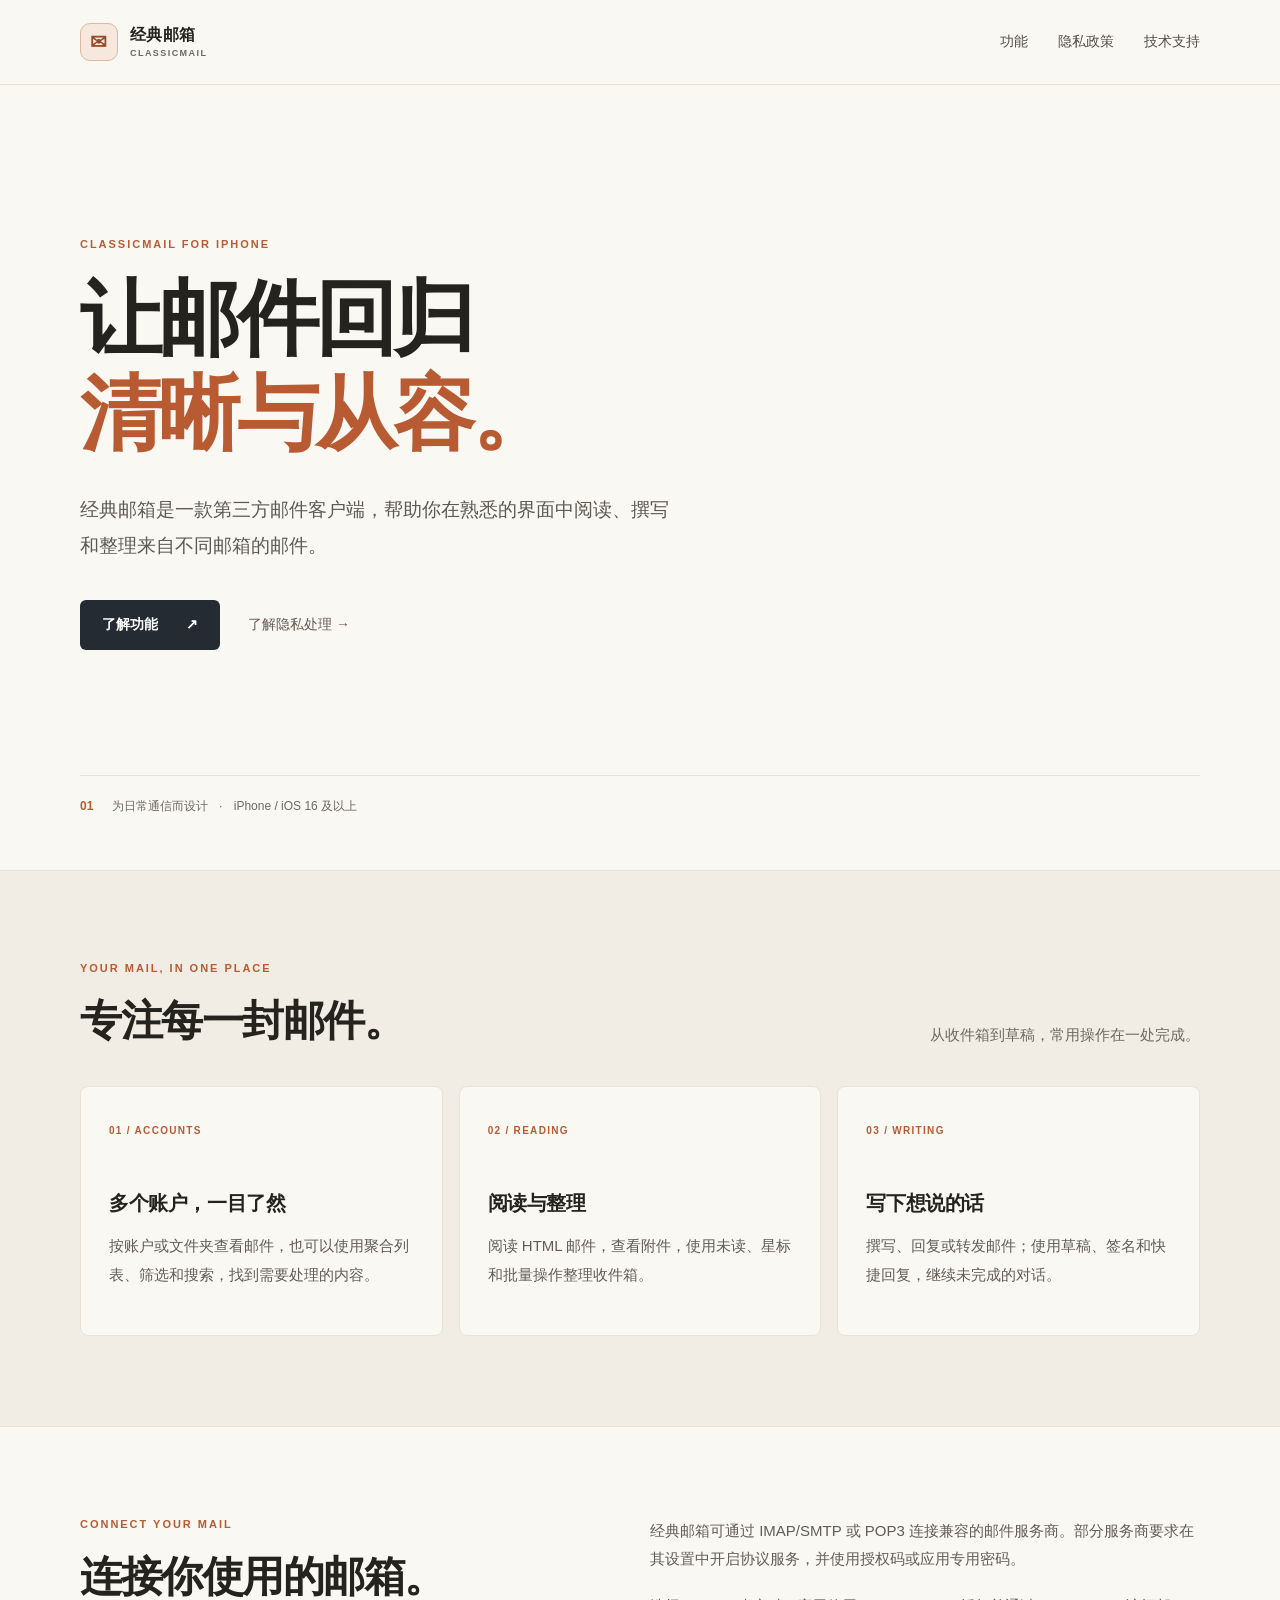
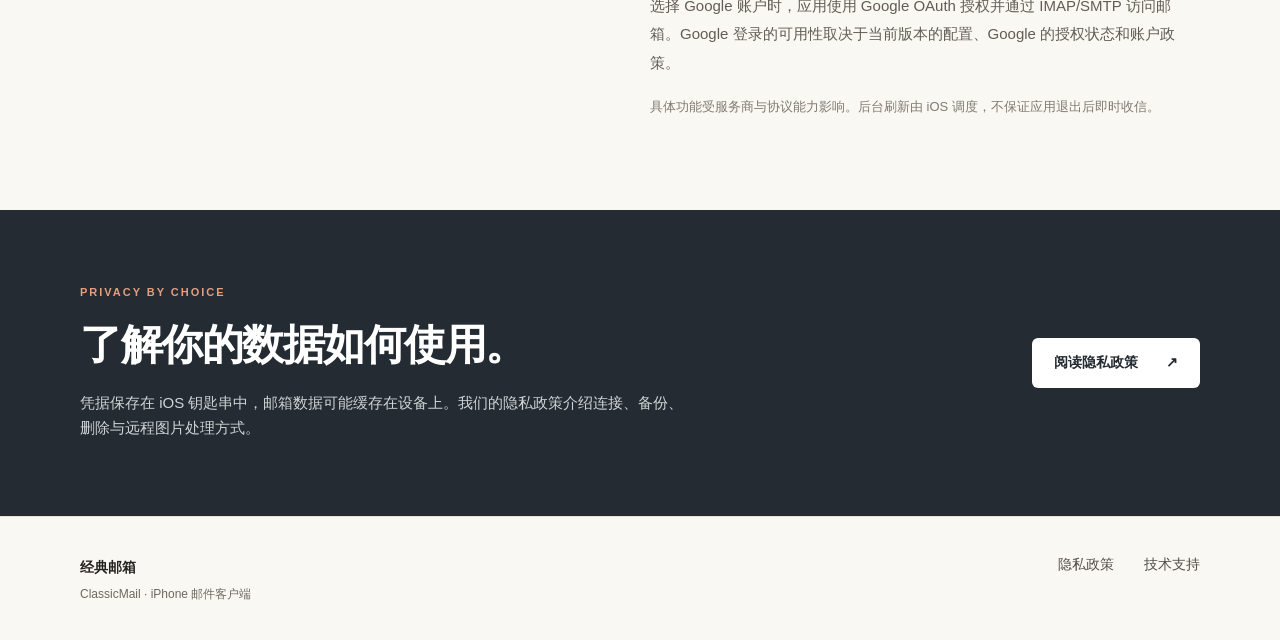
<file: index.html>
<!doctype html>
<html lang="zh-Hans">
<head>
  <meta charset="utf-8">
  <meta name="viewport" content="width=device-width, initial-scale=1">
  <meta name="description" content="经典邮箱是一款适用于 iPhone 的第三方邮件客户端。">
  <title>经典邮箱 | ClassicMail</title>
  <link rel="stylesheet" href="style.css">
</head>
<body>
  <header class="site-header">
    <div class="shell header-inner">
      <a class="brand" href="index.html" aria-label="经典邮箱首页"><span class="brand-mark" aria-hidden="true">✉</span><span>经典邮箱<small>CLASSICMAIL</small></span></a>
      <nav aria-label="主要导航">
        <a href="#features">功能</a>
        <a href="privacy.html">隐私政策</a>
        <a href="https://gist.github.com/Andihu/348ccb459d73120e551a099d10761c4f#file-support-md">技术支持</a>
      </nav>
    </div>
  </header>

  <main>
    <section class="hero shell" aria-labelledby="hero-title">
      <p class="eyebrow">CLASSICMAIL FOR IPHONE</p>
      <h1 id="hero-title">让邮件回归<br><span>清晰与从容。</span></h1>
      <p class="hero-copy">经典邮箱是一款第三方邮件客户端，帮助你在熟悉的界面中阅读、撰写和整理来自不同邮箱的邮件。</p>
      <div class="hero-links"><a class="button button-primary" href="#features">了解功能 <span aria-hidden="true">↗</span></a><a class="text-link" href="privacy.html">了解隐私处理 →</a></div>
      <div class="hero-note"><span aria-hidden="true">01</span> 为日常通信而设计 <span class="dot" aria-hidden="true">·</span> iPhone / iOS 16 及以上</div>
    </section>

    <section class="section features" id="features" aria-labelledby="features-title">
      <div class="shell">
        <div class="section-intro"><div><p class="eyebrow">YOUR MAIL, IN ONE PLACE</p><h2 id="features-title">专注每一封邮件。</h2></div><p>从收件箱到草稿，常用操作在一处完成。</p></div>
        <div class="feature-grid">
          <article class="feature-card"><span class="card-number">01 / ACCOUNTS</span><h3>多个账户，一目了然</h3><p>按账户或文件夹查看邮件，也可以使用聚合列表、筛选和搜索，找到需要处理的内容。</p></article>
          <article class="feature-card"><span class="card-number">02 / READING</span><h3>阅读与整理</h3><p>阅读 HTML 邮件，查看附件，使用未读、星标和批量操作整理收件箱。</p></article>
          <article class="feature-card"><span class="card-number">03 / WRITING</span><h3>写下想说的话</h3><p>撰写、回复或转发邮件；使用草稿、签名和快捷回复，继续未完成的对话。</p></article>
        </div>
      </div>
    </section>

    <section class="section shell connection" aria-labelledby="connection-title">
      <div><p class="eyebrow">CONNECT YOUR MAIL</p><h2 id="connection-title">连接你使用的邮箱。</h2></div>
      <div class="connection-copy"><p>经典邮箱可通过 IMAP/SMTP 或 POP3 连接兼容的邮件服务商。部分服务商要求在其设置中开启协议服务，并使用授权码或应用专用密码。</p><p>选择 Google 账户时，应用使用 Google OAuth 授权并通过 IMAP/SMTP 访问邮箱。Google 登录的可用性取决于当前版本的配置、Google 的授权状态和账户政策。</p><p class="subtle">具体功能受服务商与协议能力影响。后台刷新由 iOS 调度，不保证应用退出后即时收信。</p></div>
    </section>

    <section class="privacy-callout"><div class="shell callout-inner"><div><p class="eyebrow">PRIVACY BY CHOICE</p><h2>了解你的数据如何使用。</h2><p>凭据保存在 iOS 钥匙串中，邮箱数据可能缓存在设备上。我们的隐私政策介绍连接、备份、删除与远程图片处理方式。</p></div><a class="button button-light" href="privacy.html">阅读隐私政策 <span aria-hidden="true">↗</span></a></div></section>
  </main>

  <footer class="site-footer"><div class="shell footer-inner"><div><strong>经典邮箱</strong><p>ClassicMail · iPhone 邮件客户端</p></div><div class="footer-links"><a href="privacy.html">隐私政策</a><a href="https://gist.github.com/Andihu/348ccb459d73120e551a099d10761c4f#file-support-md">技术支持</a></div></div></footer>
</body>
</html>
</file>
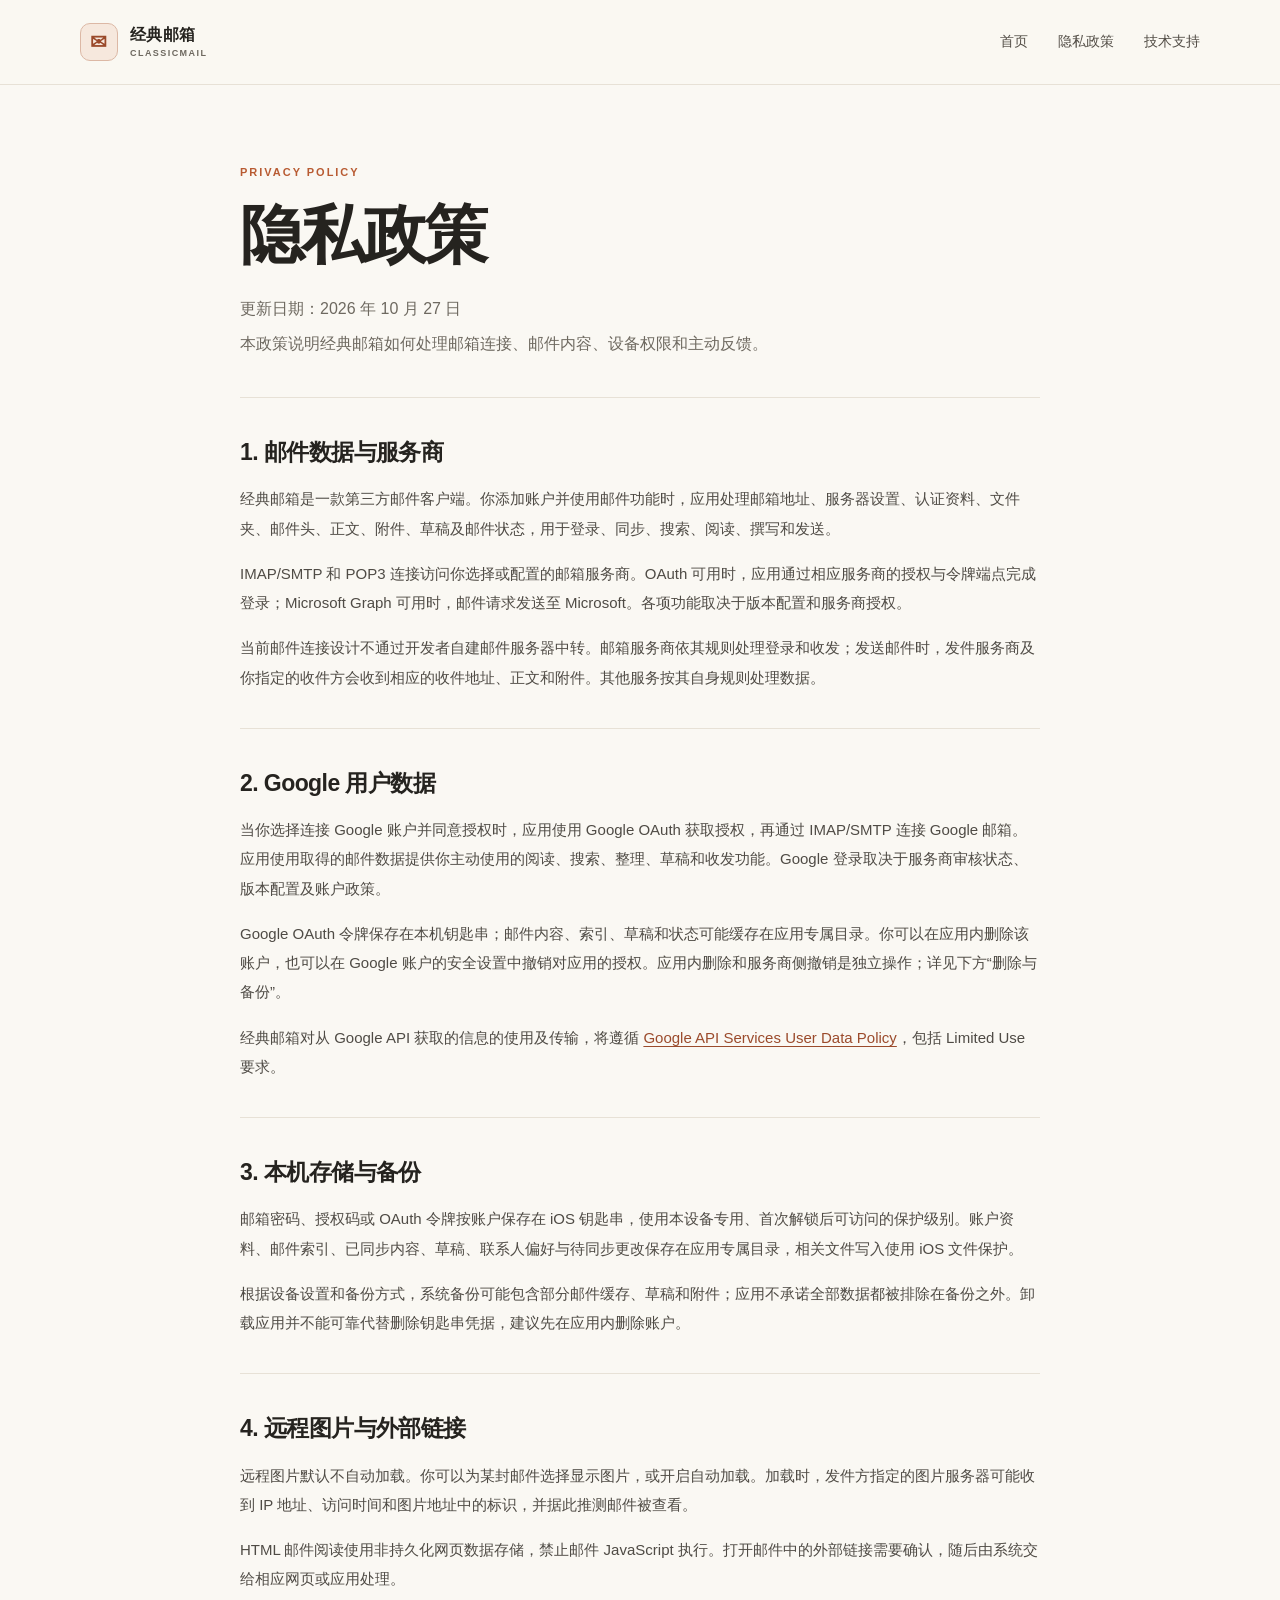
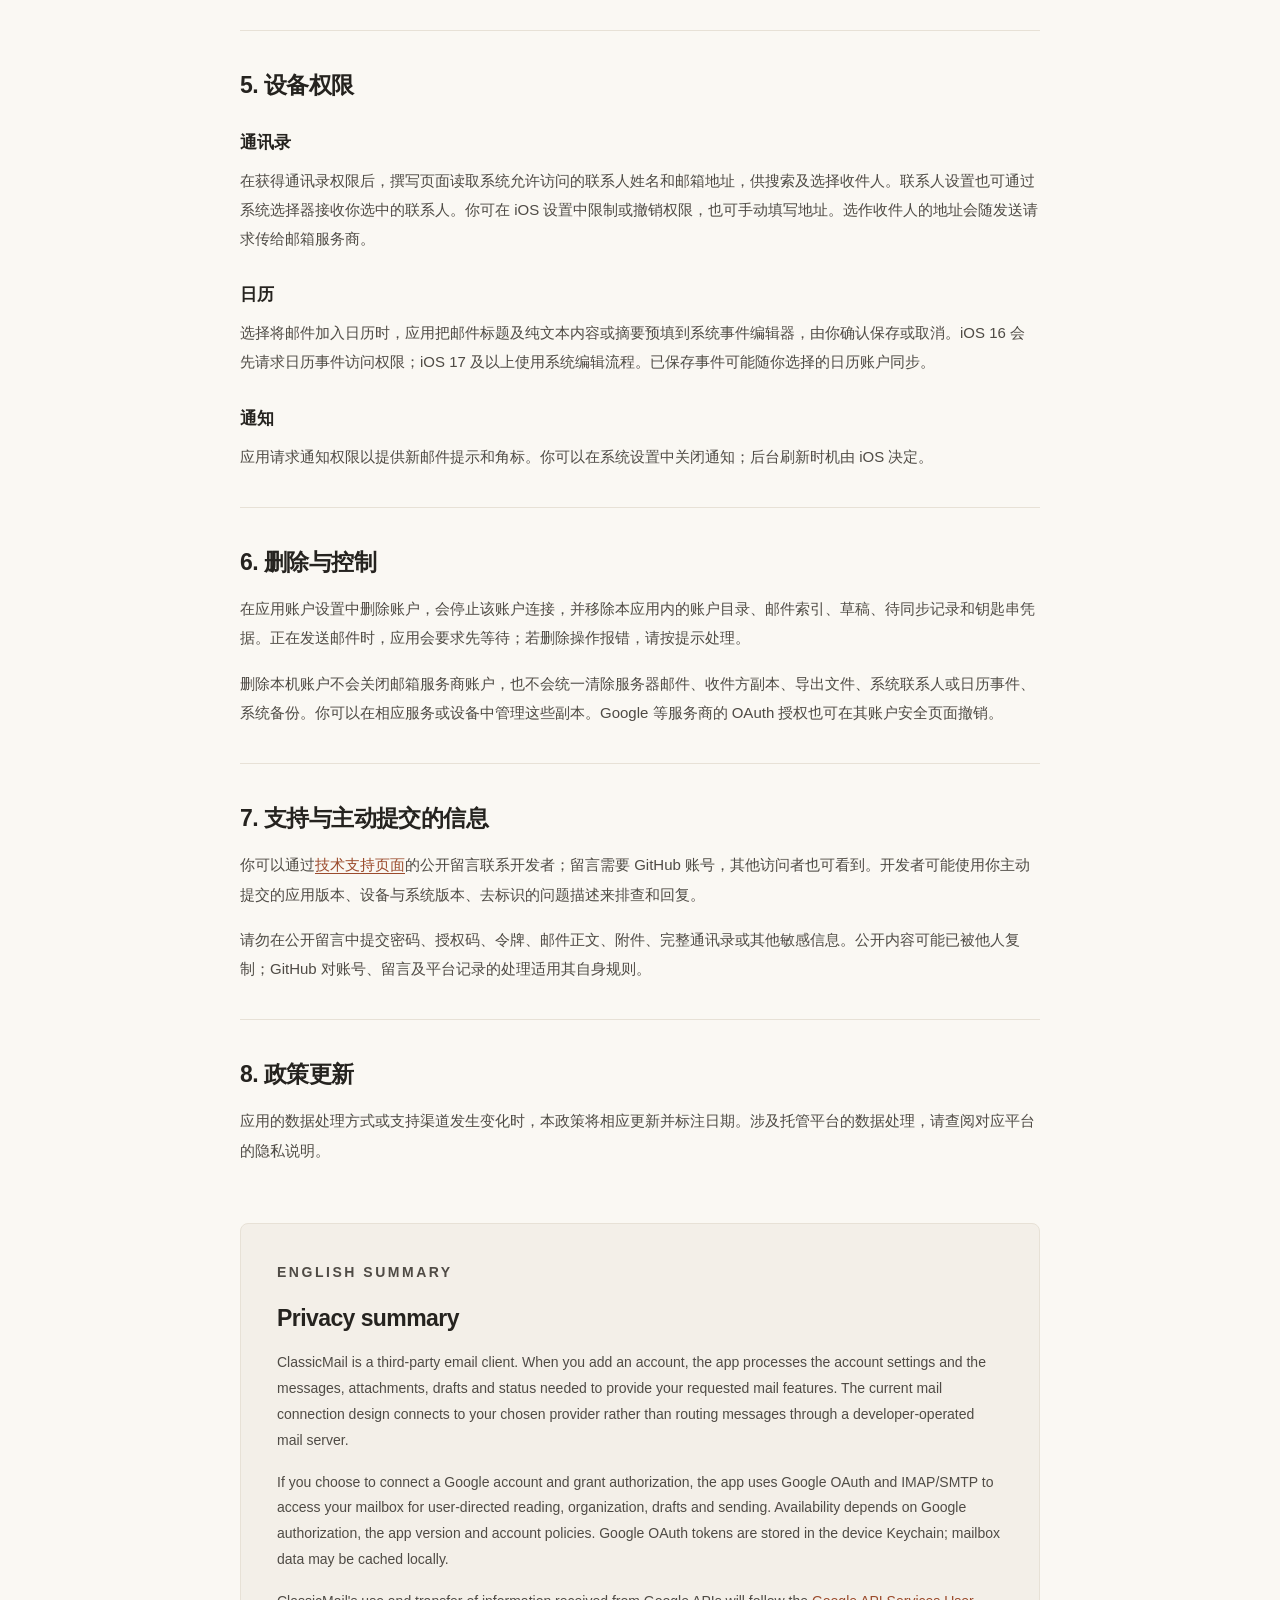
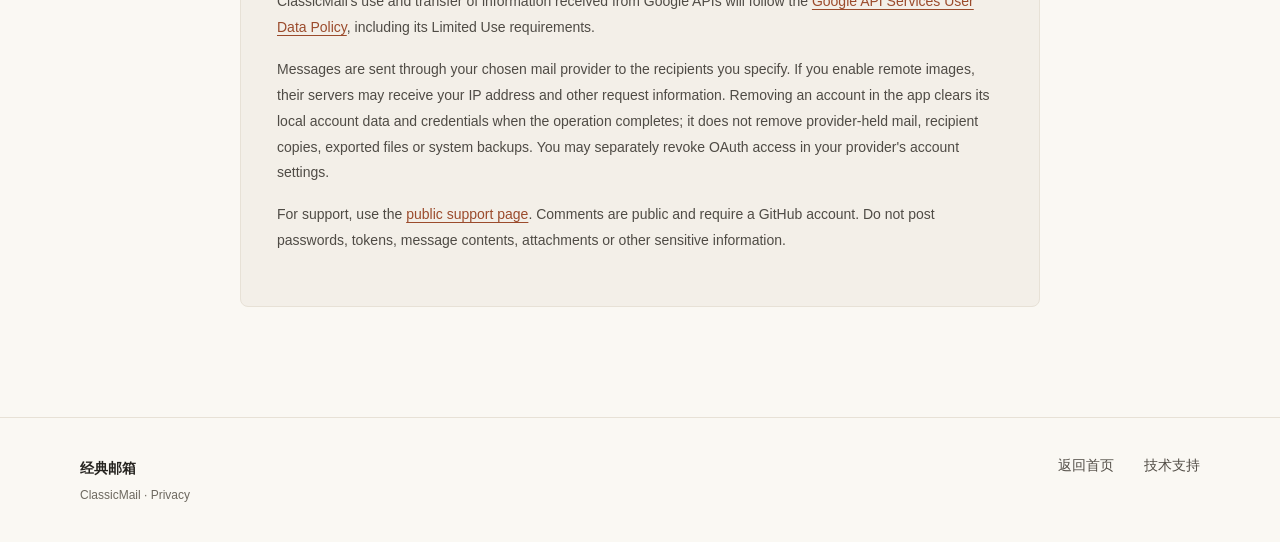
<file: privacy.html>
<!doctype html>
<html lang="zh-Hans">
<head>
  <meta charset="utf-8">
  <meta name="viewport" content="width=device-width, initial-scale=1">
  <meta name="description" content="了解经典邮箱如何处理邮箱数据、设备权限和 Google 用户数据。">
  <title>隐私政策 | 经典邮箱</title>
  <link rel="stylesheet" href="style.css">
</head>
<body>
  <header class="site-header"><div class="shell header-inner"><a class="brand" href="index.html" aria-label="经典邮箱首页"><span class="brand-mark" aria-hidden="true">✉</span><span>经典邮箱<small>CLASSICMAIL</small></span></a><nav aria-label="主要导航"><a href="index.html">首页</a><a href="privacy.html" aria-current="page">隐私政策</a><a href="https://gist.github.com/Andihu/348ccb459d73120e551a099d10761c4f#file-support-md">技术支持</a></nav></div></header>
  <main class="shell document">
    <div class="document-heading"><p class="eyebrow">PRIVACY POLICY</p><h1>隐私政策</h1><p>更新日期：2026 年 10 月 27 日</p><p>本政策说明经典邮箱如何处理邮箱连接、邮件内容、设备权限和主动反馈。</p></div>

    <section aria-labelledby="scope"><h2 id="scope">1. 邮件数据与服务商</h2><p>经典邮箱是一款第三方邮件客户端。你添加账户并使用邮件功能时，应用处理邮箱地址、服务器设置、认证资料、文件夹、邮件头、正文、附件、草稿及邮件状态，用于登录、同步、搜索、阅读、撰写和发送。</p><p>IMAP/SMTP 和 POP3 连接访问你选择或配置的邮箱服务商。OAuth 可用时，应用通过相应服务商的授权与令牌端点完成登录；Microsoft Graph 可用时，邮件请求发送至 Microsoft。各项功能取决于版本配置和服务商授权。</p><p>当前邮件连接设计不通过开发者自建邮件服务器中转。邮箱服务商依其规则处理登录和收发；发送邮件时，发件服务商及你指定的收件方会收到相应的收件地址、正文和附件。其他服务按其自身规则处理数据。</p></section>

    <section aria-labelledby="google"><h2 id="google">2. Google 用户数据</h2><p>当你选择连接 Google 账户并同意授权时，应用使用 Google OAuth 获取授权，再通过 IMAP/SMTP 连接 Google 邮箱。应用使用取得的邮件数据提供你主动使用的阅读、搜索、整理、草稿和收发功能。Google 登录取决于服务商审核状态、版本配置及账户政策。</p><p>Google OAuth 令牌保存在本机钥匙串；邮件内容、索引、草稿和状态可能缓存在应用专属目录。你可以在应用内删除该账户，也可以在 Google 账户的安全设置中撤销对应用的授权。应用内删除和服务商侧撤销是独立操作；详见下方“删除与备份”。</p><p>经典邮箱对从 Google API 获取的信息的使用及传输，将遵循 <a href="https://developers.google.com/terms/api-services-user-data-policy">Google API Services User Data Policy</a>，包括 Limited Use 要求。</p></section>

    <section aria-labelledby="storage"><h2 id="storage">3. 本机存储与备份</h2><p>邮箱密码、授权码或 OAuth 令牌按账户保存在 iOS 钥匙串，使用本设备专用、首次解锁后可访问的保护级别。账户资料、邮件索引、已同步内容、草稿、联系人偏好与待同步更改保存在应用专属目录，相关文件写入使用 iOS 文件保护。</p><p>根据设备设置和备份方式，系统备份可能包含部分邮件缓存、草稿和附件；应用不承诺全部数据都被排除在备份之外。卸载应用并不能可靠代替删除钥匙串凭据，建议先在应用内删除账户。</p></section>

    <section aria-labelledby="remote"><h2 id="remote">4. 远程图片与外部链接</h2><p>远程图片默认不自动加载。你可以为某封邮件选择显示图片，或开启自动加载。加载时，发件方指定的图片服务器可能收到 IP 地址、访问时间和图片地址中的标识，并据此推测邮件被查看。</p><p>HTML 邮件阅读使用非持久化网页数据存储，禁止邮件 JavaScript 执行。打开邮件中的外部链接需要确认，随后由系统交给相应网页或应用处理。</p></section>

    <section aria-labelledby="permissions"><h2 id="permissions">5. 设备权限</h2><h3>通讯录</h3><p>在获得通讯录权限后，撰写页面读取系统允许访问的联系人姓名和邮箱地址，供搜索及选择收件人。联系人设置也可通过系统选择器接收你选中的联系人。你可在 iOS 设置中限制或撤销权限，也可手动填写地址。选作收件人的地址会随发送请求传给邮箱服务商。</p><h3>日历</h3><p>选择将邮件加入日历时，应用把邮件标题及纯文本内容或摘要预填到系统事件编辑器，由你确认保存或取消。iOS 16 会先请求日历事件访问权限；iOS 17 及以上使用系统编辑流程。已保存事件可能随你选择的日历账户同步。</p><h3>通知</h3><p>应用请求通知权限以提供新邮件提示和角标。你可以在系统设置中关闭通知；后台刷新时机由 iOS 决定。</p></section>

    <section aria-labelledby="deletion"><h2 id="deletion">6. 删除与控制</h2><p>在应用账户设置中删除账户，会停止该账户连接，并移除本应用内的账户目录、邮件索引、草稿、待同步记录和钥匙串凭据。正在发送邮件时，应用会要求先等待；若删除操作报错，请按提示处理。</p><p>删除本机账户不会关闭邮箱服务商账户，也不会统一清除服务器邮件、收件方副本、导出文件、系统联系人或日历事件、系统备份。你可以在相应服务或设备中管理这些副本。Google 等服务商的 OAuth 授权也可在其账户安全页面撤销。</p></section>

    <section aria-labelledby="support"><h2 id="support">7. 支持与主动提交的信息</h2><p>你可以通过<a href="https://gist.github.com/Andihu/348ccb459d73120e551a099d10761c4f#file-support-md">技术支持页面</a>的公开留言联系开发者；留言需要 GitHub 账号，其他访问者也可看到。开发者可能使用你主动提交的应用版本、设备与系统版本、去标识的问题描述来排查和回复。</p><p>请勿在公开留言中提交密码、授权码、令牌、邮件正文、附件、完整通讯录或其他敏感信息。公开内容可能已被他人复制；GitHub 对账号、留言及平台记录的处理适用其自身规则。</p></section>

    <section aria-labelledby="changes"><h2 id="changes">8. 政策更新</h2><p>应用的数据处理方式或支持渠道发生变化时，本政策将相应更新并标注日期。涉及托管平台的数据处理，请查阅对应平台的隐私说明。</p></section>

    <section class="english" lang="en" aria-labelledby="english-title"><p class="eyebrow">ENGLISH SUMMARY</p><h2 id="english-title">Privacy summary</h2><p>ClassicMail is a third-party email client. When you add an account, the app processes the account settings and the messages, attachments, drafts and status needed to provide your requested mail features. The current mail connection design connects to your chosen provider rather than routing messages through a developer-operated mail server.</p><p>If you choose to connect a Google account and grant authorization, the app uses Google OAuth and IMAP/SMTP to access your mailbox for user-directed reading, organization, drafts and sending. Availability depends on Google authorization, the app version and account policies. Google OAuth tokens are stored in the device Keychain; mailbox data may be cached locally.</p><p>ClassicMail's use and transfer of information received from Google APIs will follow the <a href="https://developers.google.com/terms/api-services-user-data-policy">Google API Services User Data Policy</a>, including its Limited Use requirements.</p><p>Messages are sent through your chosen mail provider to the recipients you specify. If you enable remote images, their servers may receive your IP address and other request information. Removing an account in the app clears its local account data and credentials when the operation completes; it does not remove provider-held mail, recipient copies, exported files or system backups. You may separately revoke OAuth access in your provider's account settings.</p><p>For support, use the <a href="https://gist.github.com/Andihu/348ccb459d73120e551a099d10761c4f#file-support-md">public support page</a>. Comments are public and require a GitHub account. Do not post passwords, tokens, message contents, attachments or other sensitive information.</p></section>
  </main>
  <footer class="site-footer"><div class="shell footer-inner"><div><strong>经典邮箱</strong><p>ClassicMail · Privacy</p></div><div class="footer-links"><a href="index.html">返回首页</a><a href="https://gist.github.com/Andihu/348ccb459d73120e551a099d10761c4f#file-support-md">技术支持</a></div></div></footer>
</body>
</html>
</file>
<file: style.css>
:root{color-scheme:light;--ink:#25231f;--muted:#6e6960;--paper:#faf8f3;--line:#e7e1d6;--accent:#b85b32;--white:#fff;--dark:#242b32}
*{box-sizing:border-box}
html{scroll-behavior:smooth}
body{margin:0;background:var(--paper);color:var(--ink);font-family:-apple-system,BlinkMacSystemFont,"PingFang SC","Hiragino Sans GB","Microsoft YaHei",sans-serif;line-height:1.7;-webkit-font-smoothing:antialiased}
a{color:inherit;text-underline-offset:.22em}
a:focus-visible{outline:3px solid #d7784d;outline-offset:4px;border-radius:3px}
.shell{width:min(1120px,calc(100% - 48px));margin-inline:auto}
.site-header{border-bottom:1px solid var(--line);background:rgba(250,248,243,.96)}
.header-inner{min-height:84px;display:flex;align-items:center;justify-content:space-between;gap:24px}
.brand{display:inline-flex;align-items:center;gap:12px;text-decoration:none;font-weight:700;letter-spacing:.02em;line-height:1.2;white-space:nowrap}
.brand small{display:block;margin-top:4px;color:var(--muted);font-size:9px;letter-spacing:.16em}
.brand-mark{display:grid;place-items:center;width:38px;height:38px;border:1px solid #dcb8a5;border-radius:10px;background:#f6e8dd;color:#9a492a;font-size:20px}
nav,.footer-links{display:flex;align-items:center;gap:30px}nav a,.footer-links a{font-size:14px;text-decoration:none;color:#534e47}nav a:hover,.footer-links a:hover{color:var(--accent)}
.hero{padding:clamp(88px,12vw,152px) 0 54px}.eyebrow{margin:0 0 20px;color:var(--accent);font-size:11px;font-weight:700;letter-spacing:.18em;line-height:1.3}.hero h1{margin:0;font-size:clamp(46px,7vw,82px);line-height:1.16;letter-spacing:-.045em;font-weight:650}.hero h1 span{color:var(--accent)}.hero-copy{max-width:590px;margin:30px 0 0;color:#5e5951;font-size:clamp(16px,1.8vw,19px);line-height:1.9}.hero-links{display:flex;align-items:center;gap:28px;margin-top:36px;flex-wrap:wrap}.button{display:inline-flex;align-items:center;justify-content:center;gap:28px;min-height:50px;padding:11px 22px;border-radius:6px;font-size:14px;font-weight:650;text-decoration:none}.button-primary{background:var(--dark);color:var(--white)}.button-primary:hover{background:#39434b}.text-link{font-size:14px;text-decoration:none;color:#675b50}.text-link:hover{color:var(--accent)}.hero-note{margin-top:clamp(72px,10vw,125px);padding-top:20px;border-top:1px solid var(--line);color:var(--muted);font-size:12px}.hero-note>span:first-child{color:var(--accent);font-weight:700;margin-right:15px}.dot{padding:0 8px}
.section{padding:90px 0}.features{background:#f1ede5;border-block:1px solid var(--line)}.section-intro{display:flex;align-items:end;justify-content:space-between;gap:36px;margin-bottom:38px}.section-intro h2,.connection h2,.callout-inner h2{margin:0;font-size:clamp(29px,4vw,42px);line-height:1.25;letter-spacing:-.035em}.section-intro>p{margin:0;color:var(--muted);font-size:15px}.feature-grid{display:grid;grid-template-columns:repeat(3,minmax(0,1fr));gap:16px}.feature-card{min-height:250px;padding:28px;background:var(--paper);border:1px solid #e9e2d8;border-radius:8px}.card-number{font-size:10px;letter-spacing:.13em;color:var(--accent);font-weight:700}.feature-card h3{margin:44px 0 12px;font-size:20px;letter-spacing:-.02em}.feature-card p,.connection-copy p{margin:0;color:#625c54;font-size:15px;line-height:1.9}.connection{display:grid;grid-template-columns:1fr 1.1fr;gap:70px}.connection-copy p+p{margin-top:18px}.connection-copy .subtle{color:#817a70;font-size:13px}
.privacy-callout{background:var(--dark);color:var(--white)}.callout-inner{display:flex;align-items:center;justify-content:space-between;gap:45px;padding-block:75px}.callout-inner .eyebrow{color:#e49f7e}.callout-inner p:not(.eyebrow){max-width:610px;margin:18px 0 0;color:#d1d4d5;font-size:15px}.button-light{background:#fff;color:var(--dark);white-space:nowrap}.button-light:hover{background:#f4e9df}
.site-footer{border-top:1px solid var(--line);background:var(--paper)}.footer-inner{display:flex;align-items:start;justify-content:space-between;gap:30px;padding-block:36px}.footer-inner strong{font-size:14px}.footer-inner p{margin:4px 0 0;color:var(--muted);font-size:12px}.footer-links{flex-wrap:wrap}
.document{max-width:800px;padding-block:80px 110px}.document-heading{padding-bottom:32px;border-bottom:1px solid var(--line)}.document-heading h1{margin:0 0 22px;font-size:clamp(42px,6vw,64px);line-height:1.15;letter-spacing:-.04em}.document-heading p:not(.eyebrow){margin:8px 0;color:var(--muted)}.document section{padding-top:38px}.document section+section{border-top:1px solid var(--line);margin-top:36px}.document h2{margin:0 0 16px;font-size:23px;line-height:1.4;letter-spacing:-.025em}.document h3{margin:28px 0 8px;font-size:17px}.document section p{margin:0 0 16px;color:#4f4b45;font-size:15px;line-height:1.95}.document section a{color:#9b4b2c}.english{margin-top:58px!important;padding:36px!important;border:1px solid var(--line)!important;border-radius:8px;background:#f3efe8}.english p{font-size:14px!important;line-height:1.85!important}
@media(max-width:700px){.shell{width:calc(100% - 32px)}.header-inner{min-height:72px;align-items:start;padding-block:16px;flex-direction:column;gap:16px}nav{gap:20px;flex-wrap:wrap}nav a{font-size:13px}.hero{padding-top:72px}.hero-note{margin-top:72px}.section{padding:65px 0}.section-intro,.callout-inner{align-items:start;flex-direction:column}.section-intro{gap:16px}.feature-grid{grid-template-columns:1fr}.feature-card{min-height:0}.feature-card h3{margin-top:28px}.connection{grid-template-columns:1fr;gap:28px}.callout-inner{padding-block:56px;gap:25px}.footer-inner{flex-direction:column}.document{padding-block:58px 80px}.english{padding:24px!important}}
@media(prefers-reduced-motion:reduce){html{scroll-behavior:auto}}
</file>
